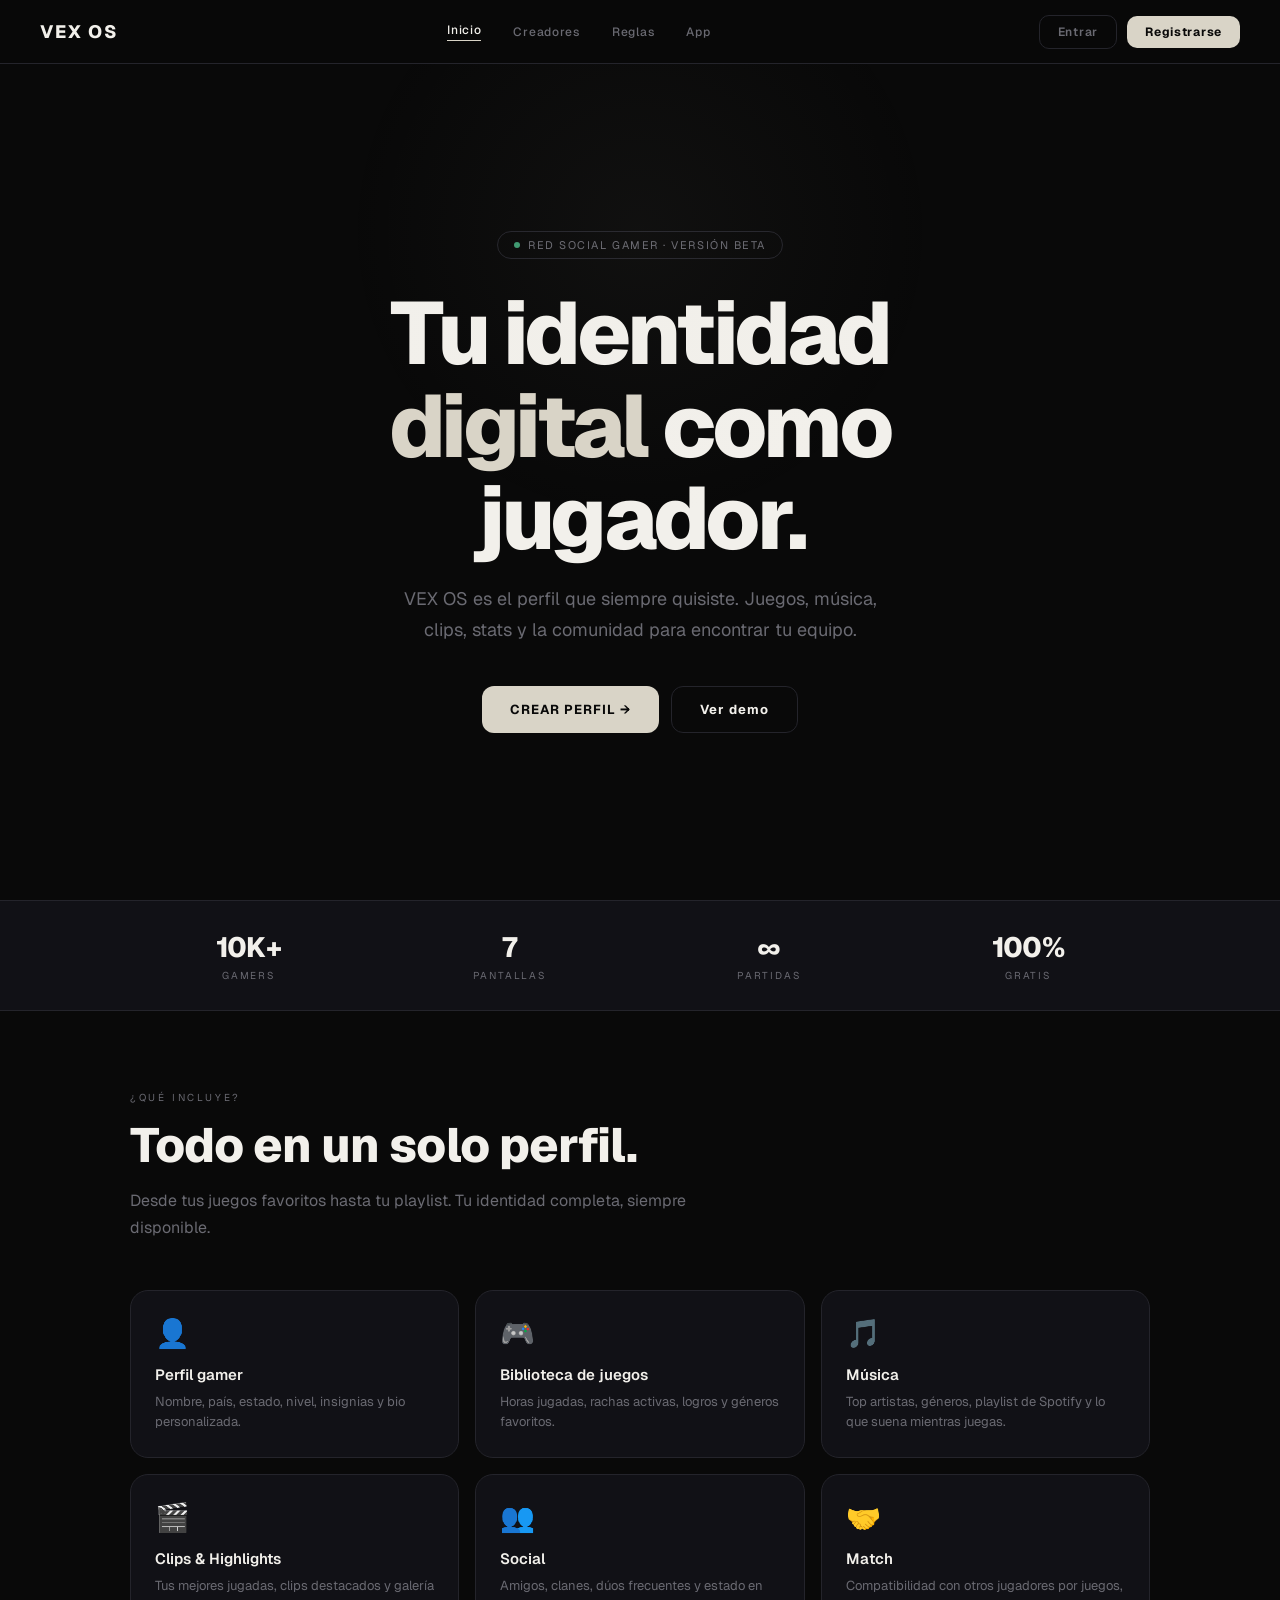
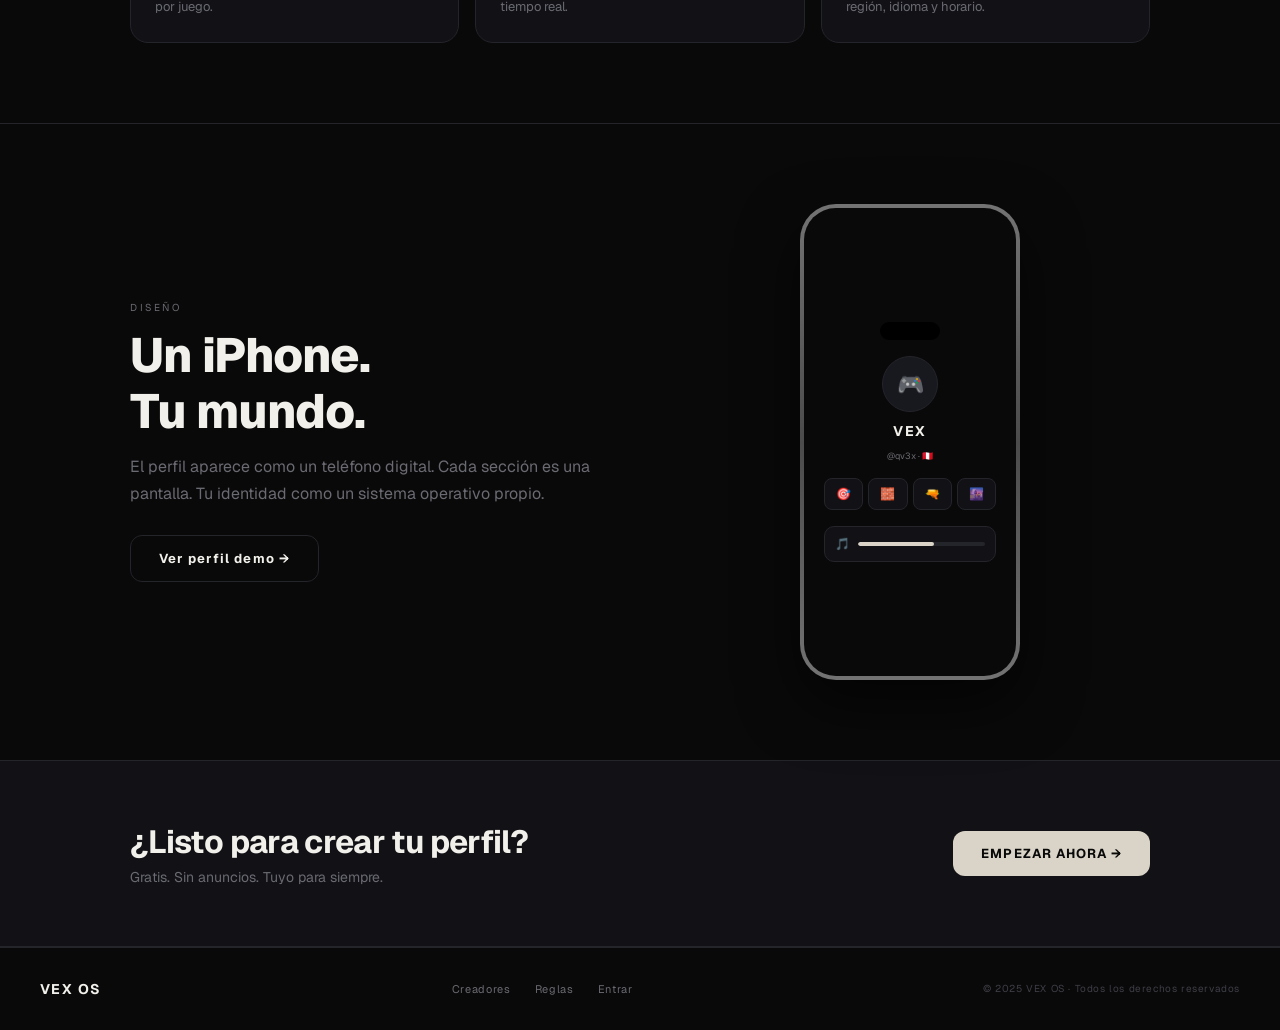
<file: APP V1 Prototipo/vex_app/index.html>
<!DOCTYPE html>
<html lang="es">
<head>
<meta charset="UTF-8">
<meta name="viewport" content="width=device-width, initial-scale=1.0">
<title>VEX OS · Red Social Gamer</title>
<link href="https://fonts.googleapis.com/css2?family=Geist:wght@300;400;500;600;700;800&display=swap" rel="stylesheet">
<link rel="stylesheet" href="css/shared.css">
<style>
/* ---- Hero ---- */
.hero{
  min-height:calc(100vh - 64px);
  display:flex;flex-direction:column;justify-content:center;align-items:center;
  text-align:center;padding:60px 24px;position:relative;
}
.hero::before{
  content:'';position:absolute;top:20%;left:50%;
  width:600px;height:600px;transform:translate(-50%,-50%);
  background:radial-gradient(circle, rgba(217,212,199,0.04) 0%, transparent 70%);
  pointer-events:none;
}
.hero-tag{
  display:inline-flex;align-items:center;gap:8px;
  padding:6px 16px;border:1px solid var(--line);border-radius:20px;
  font-size:11px;letter-spacing:.14em;color:var(--muted);
  text-transform:uppercase;margin-bottom:28px;
}
.hero-tag span{width:6px;height:6px;border-radius:50%;background:var(--green);display:inline-block;}
.hero h1{
  font-size:clamp(42px,8vw,88px);font-weight:800;
  letter-spacing:-.04em;line-height:1.05;
  color:var(--ink);margin-bottom:20px;
}
.hero h1 em{font-style:normal;color:var(--accent);}
.hero p{
  font-size:clamp(15px,2.5vw,18px);color:var(--muted);
  line-height:1.7;max-width:520px;margin-bottom:40px;
}
.hero-btns{display:flex;gap:12px;flex-wrap:wrap;justify-content:center;}

/* ---- Stats bar ---- */
.stats-bar{
  border-top:1px solid var(--line);border-bottom:1px solid var(--line);
  background:var(--s1);
}
.stats-inner{
  max-width:1100px;margin:0 auto;padding:28px 40px;
  display:flex;justify-content:space-around;align-items:center;
  flex-wrap:wrap;gap:20px;
}
.stat-item{text-align:center;}
.stat-n{font-size:28px;font-weight:800;color:var(--ink);letter-spacing:-.02em;}
.stat-l{font-size:10px;letter-spacing:.18em;text-transform:uppercase;color:var(--muted);margin-top:4px;}

/* ---- Features grid ---- */
.features-grid{
  display:grid;grid-template-columns:repeat(3,1fr);gap:16px;
  margin-top:48px;
}
@media(max-width:800px){.features-grid{grid-template-columns:1fr 1fr;}}
@media(max-width:500px){.features-grid{grid-template-columns:1fr;}}
.feat-card{
  background:var(--s1);border:1px solid var(--line);
  border-radius:18px;padding:24px;transition:.2s;
}
.feat-card:hover{border-color:var(--line2);transform:translateY(-2px);}
.feat-icon{font-size:28px;margin-bottom:14px;}
.feat-title{font-size:15px;font-weight:600;color:var(--ink);margin-bottom:8px;}
.feat-desc{font-size:13px;color:var(--muted);line-height:1.6;}

/* ---- iPhone preview ---- */
.preview-section{
  max-width:1100px;margin:0 auto;padding:80px 40px;
  display:grid;grid-template-columns:1fr 1fr;gap:60px;align-items:center;
}
@media(max-width:800px){.preview-section{grid-template-columns:1fr;text-align:center;}}
.preview-phone{
  width:220px;height:476px;
  background:linear-gradient(180deg,#737373,#4b4b4b,#737373);
  border-radius:36px;padding:4px;margin:0 auto;
  box-shadow:0 24px 60px rgba(0,0,0,.6);
}
.preview-screen{
  width:100%;height:100%;background:var(--bg);
  border-radius:32px;overflow:hidden;
  display:flex;flex-direction:column;align-items:center;
  justify-content:center;gap:10px;padding:20px;
}
.preview-av{width:56px;height:56px;border-radius:50%;background:var(--s2);border:1.5px solid var(--line);display:flex;align-items:center;justify-content:center;font-size:22px;}
.preview-name{font-size:14px;font-weight:700;letter-spacing:.1em;color:var(--ink);}
.preview-handle{font-size:9px;color:var(--muted);}
.preview-grid{display:grid;grid-template-columns:repeat(4,1fr);gap:5px;margin-top:6px;width:100%;}
.preview-tile{height:32px;background:var(--s1);border:1px solid var(--line);border-radius:8px;display:flex;align-items:center;justify-content:center;font-size:12px;}

/* ---- CTA banner ---- */
.cta-banner{
  background:var(--s1);border-top:1px solid var(--line);border-bottom:1px solid var(--line);
}
.cta-inner{
  max-width:1100px;margin:0 auto;padding:60px 40px;
  display:flex;justify-content:space-between;align-items:center;flex-wrap:wrap;gap:24px;
}
.cta-text h2{font-size:clamp(22px,4vw,32px);font-weight:700;letter-spacing:-.02em;color:var(--ink);}
.cta-text p{font-size:14px;color:var(--muted);margin-top:6px;}
</style>
</head>
<body>
<div class="ambient" id="ambient"></div>

<!-- NAVBAR -->
<nav class="navbar">
  <a href="index.html" class="nav-logo">VEX OS</a>
  <div class="nav-links">
    <a href="index.html" class="active">Inicio</a>
    <a href="creators.html">Creadores</a>
    <a href="rules.html">Reglas</a>
    <a href="app.html">App</a>
  </div>
  <div class="nav-cta">
    <a href="login.html" class="btn-nav-ghost">Entrar</a>
    <a href="login.html#register" class="btn-nav-solid">Registrarse</a>
  </div>
  <button class="nav-mobile-toggle" onclick="toggleMobileMenu()">
    <svg width="22" height="22" viewBox="0 0 24 24" fill="none" stroke="currentColor" stroke-width="2"><path d="M3 12h18M3 6h18M3 18h18"/></svg>
  </button>
</nav>

<div class="page">

  <!-- HERO -->
  <section class="hero">
    <div class="hero-tag"><span></span>Red social gamer · Versión beta</div>
    <h1>Tu identidad<br><em>digital</em> como<br>jugador.</h1>
    <p>VEX OS es el perfil que siempre quisiste. Juegos, música, clips, stats y la comunidad para encontrar tu equipo.</p>
    <div class="hero-btns">
      <a href="login.html#register" class="btn btn-primary">CREAR PERFIL →</a>
      <a href="app.html" class="btn btn-outline">Ver demo</a>
    </div>
  </section>

  <!-- STATS BAR -->
  <div class="stats-bar">
    <div class="stats-inner">
      <div class="stat-item"><div class="stat-n">10K+</div><div class="stat-l">Gamers</div></div>
      <div class="stat-item"><div class="stat-n">7</div><div class="stat-l">Pantallas</div></div>
      <div class="stat-item"><div class="stat-n">∞</div><div class="stat-l">Partidas</div></div>
      <div class="stat-item"><div class="stat-n">100%</div><div class="stat-l">Gratis</div></div>
    </div>
  </div>

  <!-- FEATURES -->
  <section class="section">
    <div class="section-label">¿Qué incluye?</div>
    <div class="section-title">Todo en un solo perfil.</div>
    <div class="section-sub">Desde tus juegos favoritos hasta tu playlist. Tu identidad completa, siempre disponible.</div>

    <div class="features-grid">
      <div class="feat-card"><div class="feat-icon">👤</div><div class="feat-title">Perfil gamer</div><div class="feat-desc">Nombre, país, estado, nivel, insignias y bio personalizada.</div></div>
      <div class="feat-card"><div class="feat-icon">🎮</div><div class="feat-title">Biblioteca de juegos</div><div class="feat-desc">Horas jugadas, rachas activas, logros y géneros favoritos.</div></div>
      <div class="feat-card"><div class="feat-icon">🎵</div><div class="feat-title">Música</div><div class="feat-desc">Top artistas, géneros, playlist de Spotify y lo que suena mientras juegas.</div></div>
      <div class="feat-card"><div class="feat-icon">🎬</div><div class="feat-title">Clips & Highlights</div><div class="feat-desc">Tus mejores jugadas, clips destacados y galería por juego.</div></div>
      <div class="feat-card"><div class="feat-icon">👥</div><div class="feat-title">Social</div><div class="feat-desc">Amigos, clanes, dúos frecuentes y estado en tiempo real.</div></div>
      <div class="feat-card"><div class="feat-icon">🤝</div><div class="feat-title">Match</div><div class="feat-desc">Compatibilidad con otros jugadores por juegos, región, idioma y horario.</div></div>
    </div>
  </section>

  <hr class="divider">

  <!-- PREVIEW -->
  <div class="preview-section">
    <div>
      <div class="section-label">Diseño</div>
      <div class="section-title">Un iPhone.<br>Tu mundo.</div>
      <div class="section-sub" style="margin-bottom:28px;">El perfil aparece como un teléfono digital. Cada sección es una pantalla. Tu identidad como un sistema operativo propio.</div>
      <a href="app.html" class="btn btn-outline">Ver perfil demo →</a>
    </div>
    <div>
      <div class="preview-phone">
        <div class="preview-screen">
          <div style="width:60px;height:18px;background:#000;border-radius:999px;margin-bottom:6px;"></div>
          <div class="preview-av">🎮</div>
          <div class="preview-name">VEX</div>
          <div class="preview-handle">@qv3x · 🇵🇪</div>
          <div class="preview-grid">
            <div class="preview-tile">🎯</div>
            <div class="preview-tile">🧱</div>
            <div class="preview-tile">🔫</div>
            <div class="preview-tile">🌆</div>
          </div>
          <div style="width:100%;height:36px;background:var(--s1);border:1px solid var(--line);border-radius:10px;margin-top:6px;display:flex;align-items:center;padding:0 10px;gap:8px;">
            <span style="font-size:12px;">🎵</span>
            <div style="flex:1;height:4px;background:var(--line);border-radius:2px;overflow:hidden;"><div style="width:60%;height:100%;background:var(--accent);border-radius:2px;"></div></div>
          </div>
        </div>
      </div>
    </div>
  </div>

  <!-- CTA BANNER -->
  <div class="cta-banner">
    <div class="cta-inner">
      <div class="cta-text">
        <h2>¿Listo para crear tu perfil?</h2>
        <p>Gratis. Sin anuncios. Tuyo para siempre.</p>
      </div>
      <a href="login.html#register" class="btn btn-primary">EMPEZAR AHORA →</a>
    </div>
  </div>

  <!-- FOOTER -->
  <footer class="footer">
    <div class="footer-logo">VEX OS</div>
    <div class="footer-links">
      <a href="creators.html">Creadores</a>
      <a href="rules.html">Reglas</a>
      <a href="login.html">Entrar</a>
    </div>
    <div class="footer-copy">© 2025 VEX OS · Todos los derechos reservados</div>
  </footer>

</div>

<script src="js/auth.js"></script>
<script>
spawnParticles();
// Si ya está logueado, cambiar botones
if(isLoggedIn()){
  document.querySelectorAll('a[href="login.html"]').forEach(a=>{
    a.textContent='Mi perfil'; a.href='app.html';
  });
}
function toggleMobileMenu(){
  const links=document.querySelector('.nav-links');
  if(!links) return;
  if(links.style.display==='flex'){
    links.style.display='';
  } else {
    links.style.cssText='display:flex;flex-direction:column;position:absolute;top:64px;left:0;right:0;background:var(--bg);border-bottom:1px solid var(--line);padding:20px 24px;gap:16px;z-index:99;';
  }
}
</script>
</body>
</html>
</file>
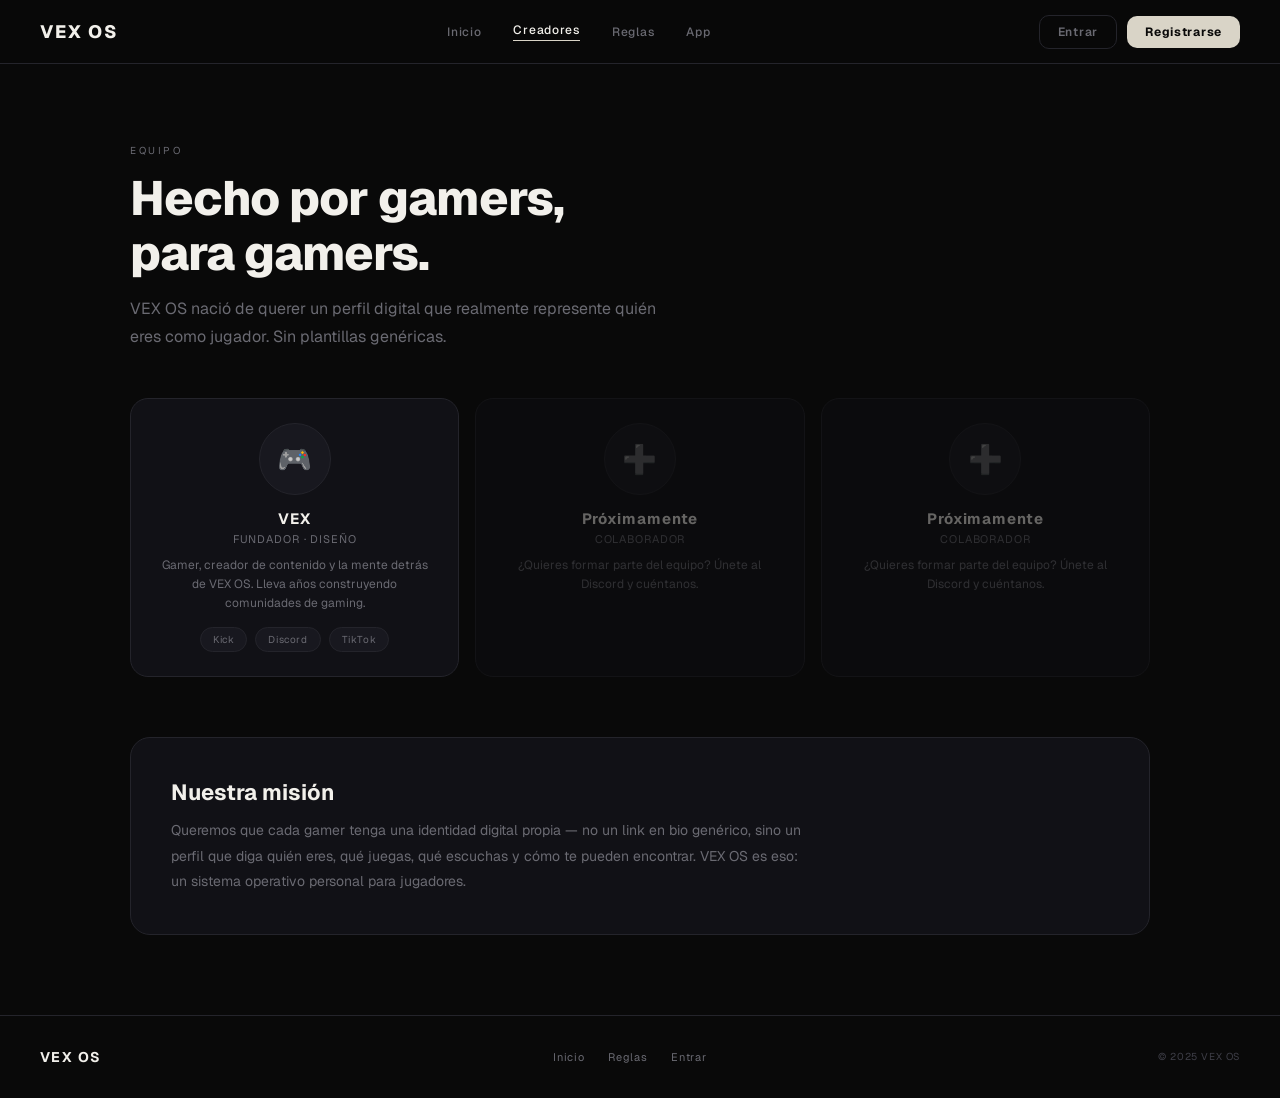
<file: APP V1 Prototipo/vex_app/creators.html>
<!DOCTYPE html>
<html lang="es">
<head>
<meta charset="UTF-8">
<meta name="viewport" content="width=device-width, initial-scale=1.0">
<title>VEX OS · Creadores</title>
<link href="https://fonts.googleapis.com/css2?family=Geist:wght@300;400;500;600;700;800&display=swap" rel="stylesheet">
<link rel="stylesheet" href="css/shared.css">
<style>
.creator-grid{display:grid;grid-template-columns:repeat(3,1fr);gap:16px;margin-top:48px;}
@media(max-width:700px){.creator-grid{grid-template-columns:1fr 1fr;}}
@media(max-width:440px){.creator-grid{grid-template-columns:1fr;}}
.creator-card{
  background:var(--s1);border:1px solid var(--line);
  border-radius:18px;padding:24px;text-align:center;
  transition:.2s;
}
.creator-card:hover{border-color:var(--line2);transform:translateY(-2px);}
.creator-av{
  width:72px;height:72px;border-radius:50%;
  background:var(--s2);border:1.5px solid var(--line);
  margin:0 auto 14px;display:flex;align-items:center;
  justify-content:center;font-size:28px;
}
.creator-name{font-size:15px;font-weight:700;color:var(--ink);letter-spacing:.06em;}
.creator-role{font-size:11px;color:var(--muted);margin-top:4px;letter-spacing:.08em;text-transform:uppercase;}
.creator-bio{font-size:12px;color:var(--muted);margin-top:10px;line-height:1.6;}
.creator-links{display:flex;justify-content:center;gap:8px;margin-top:14px;}
.creator-link{
  padding:5px 12px;border-radius:20px;
  background:var(--s2);border:1px solid var(--line);
  font-size:10px;color:var(--muted);text-decoration:none;
  transition:.2s;letter-spacing:.06em;
}
.creator-link:hover{border-color:var(--accent);color:var(--ink);}

.mission{
  background:var(--s1);border:1px solid var(--line);
  border-radius:20px;padding:40px;margin-top:60px;
}
.mission h3{font-size:22px;font-weight:700;color:var(--ink);margin-bottom:12px;}
.mission p{font-size:14px;color:var(--muted);line-height:1.8;max-width:640px;}
</style>
</head>
<body>
<div class="ambient" id="ambient"></div>

<nav class="navbar">
  <a href="index.html" class="nav-logo">VEX OS</a>
  <div class="nav-links">
    <a href="index.html">Inicio</a>
    <a href="creators.html" class="active">Creadores</a>
    <a href="rules.html">Reglas</a>
    <a href="app.html">App</a>
  </div>
  <div class="nav-cta">
    <a href="login.html" class="btn-nav-ghost" id="navLoginBtn">Entrar</a>
    <a href="login.html#register" class="btn-nav-solid" id="navRegBtn">Registrarse</a>
  </div>
</nav>

<div class="page">
<section class="section">
  <div class="section-label">Equipo</div>
  <div class="section-title">Hecho por gamers,<br>para gamers.</div>
  <div class="section-sub">VEX OS nació de querer un perfil digital que realmente represente quién eres como jugador. Sin plantillas genéricas.</div>

  <div class="creator-grid">
    <div class="creator-card">
      <div class="creator-av">🎮</div>
      <div class="creator-name">VEX</div>
      <div class="creator-role">Fundador · Diseño</div>
      <div class="creator-bio">Gamer, creador de contenido y la mente detrás de VEX OS. Lleva años construyendo comunidades de gaming.</div>
      <div class="creator-links">
        <a href="https://kick.com/qv3x" target="_blank" class="creator-link">Kick</a>
        <a href="https://discord.gg/yXXG7jmvq4" target="_blank" class="creator-link">Discord</a>
        <a href="https://www.tiktok.com/@vexi.p" target="_blank" class="creator-link">TikTok</a>
      </div>
    </div>
    <!-- Añade más creadores aquí según el equipo crezca -->
    <div class="creator-card" style="opacity:.4;pointer-events:none;">
      <div class="creator-av">➕</div>
      <div class="creator-name">Próximamente</div>
      <div class="creator-role">Colaborador</div>
      <div class="creator-bio">¿Quieres formar parte del equipo? Únete al Discord y cuéntanos.</div>
    </div>
    <div class="creator-card" style="opacity:.4;pointer-events:none;">
      <div class="creator-av">➕</div>
      <div class="creator-name">Próximamente</div>
      <div class="creator-role">Colaborador</div>
      <div class="creator-bio">¿Quieres formar parte del equipo? Únete al Discord y cuéntanos.</div>
    </div>
  </div>

  <div class="mission">
    <h3>Nuestra misión</h3>
    <p>Queremos que cada gamer tenga una identidad digital propia — no un link en bio genérico, sino un perfil que diga quién eres, qué juegas, qué escuchas y cómo te pueden encontrar. VEX OS es eso: un sistema operativo personal para jugadores.</p>
  </div>
</section>

<footer class="footer">
  <div class="footer-logo">VEX OS</div>
  <div class="footer-links">
    <a href="index.html">Inicio</a>
    <a href="rules.html">Reglas</a>
    <a href="login.html">Entrar</a>
  </div>
  <div class="footer-copy">© 2025 VEX OS</div>
</footer>
</div>

<script src="js/auth.js"></script>
<script>
spawnParticles();
if(isLoggedIn()){
  document.getElementById('navLoginBtn').textContent='Mi perfil';
  document.getElementById('navLoginBtn').href='app.html';
  document.getElementById('navRegBtn').style.display='none';
}
</script>
</body>
</html>
</file>
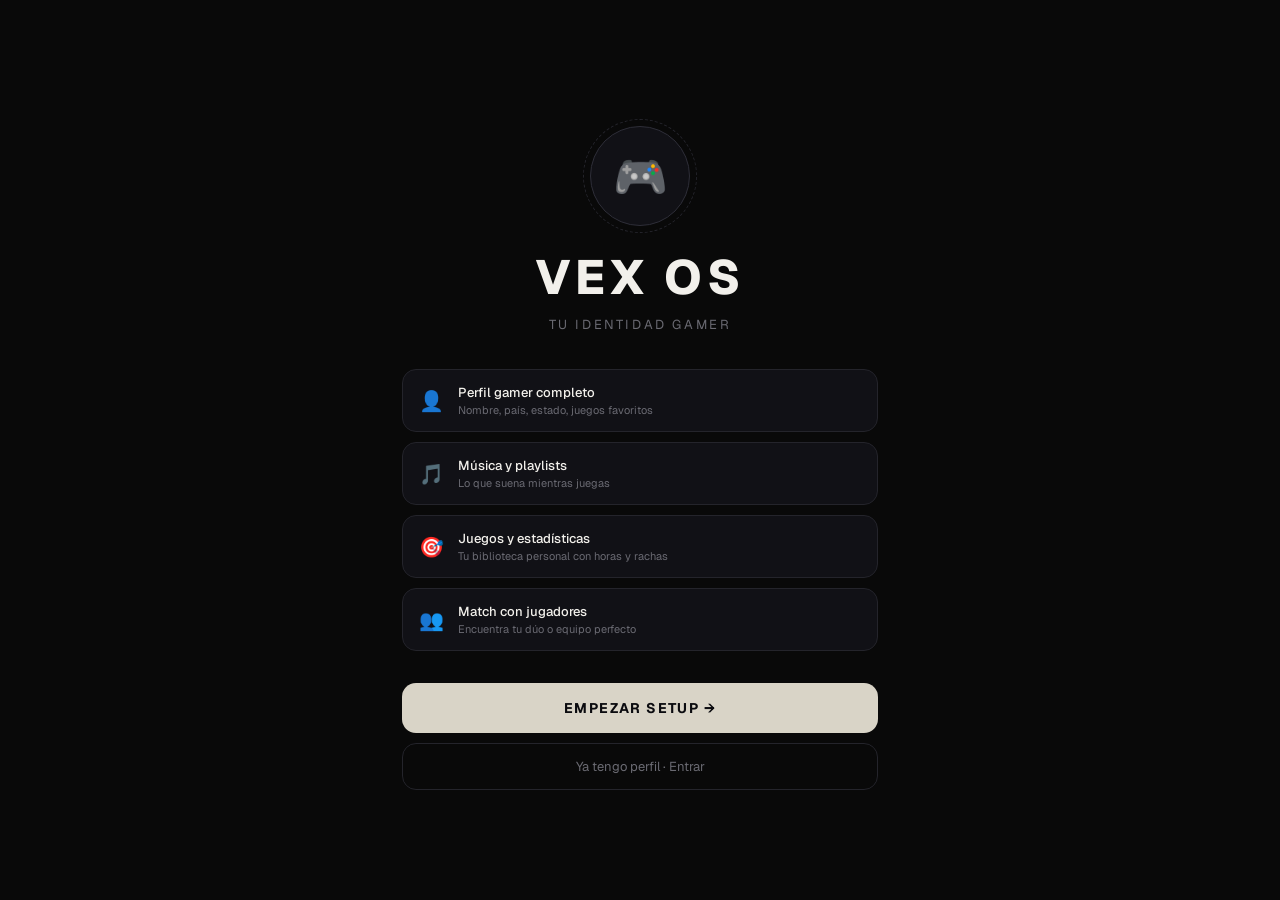
<file: APP V1 Prototipo/vex_app/setup.html>
<!DOCTYPE html>
<html lang="es">
<head>
<meta charset="UTF-8">
<meta name="viewport" content="width=device-width, initial-scale=1.0">
<title>VEX OS · Setup</title>
<link href="https://fonts.googleapis.com/css2?family=Geist:wght@300;400;500;600;700;800&display=swap" rel="stylesheet">
<style>
*{margin:0;padding:0;box-sizing:border-box;scrollbar-width:none;}
*::-webkit-scrollbar{display:none;}
:root{
  --bg:#090909;--s0:#0b0b0f;--s1:#111116;--s2:#18181f;
  --line:#24242b;--line2:#2e2e38;
  --ink:#F2F0EB;--muted:#6a6a72;--muted2:#3e3e47;
  --accent:#D9D4C7;--green:#3d9970;--yellow:#c8a84b;
}

body{
  background:var(--bg);
  min-height:100vh;width:100vw;
  font-family:'Geist',-apple-system,sans-serif;
  -webkit-font-smoothing:antialiased;
  overflow:hidden;color:var(--ink);
}

/* Fondo partículas */
.ambient{position:fixed;inset:0;z-index:0;overflow:hidden;pointer-events:none;}
.speck{position:absolute;bottom:-4px;width:1.5px;height:1.5px;border-radius:50%;
  background:rgba(242,240,235,0.15);animation:drift linear infinite;}
@keyframes drift{
  0%{transform:translateY(0) translateX(0);opacity:0;}
  10%{opacity:1;}90%{opacity:1;}
  100%{transform:translateY(-110vh) translateX(var(--dx,20px));opacity:0;}
}

/* Progress bar fija arriba */
.progress-wrap{
  position:fixed;top:0;left:0;right:0;z-index:50;
  display:none;gap:5px;padding:18px 32px 0;
  background:linear-gradient(to bottom, var(--bg) 50%, transparent);
  pointer-events:none;
}
.progress-wrap.visible{display:flex;}
.progress-seg{flex:1;height:3px;border-radius:2px;background:var(--line);overflow:hidden;}
.progress-seg .fill{height:100%;border-radius:2px;background:var(--accent);width:0%;transition:width .4s ease;}

/* Steps */
.step{
  position:fixed;inset:0;
  overflow-y:auto;
  opacity:0;pointer-events:none;
  transform:translateX(32px);
  transition:opacity .32s ease, transform .32s ease;
  z-index:1;
}
.step.active{opacity:1;pointer-events:all;transform:translateX(0);}
.step.out{opacity:0;transform:translateX(-32px);}

/* Content wrapper centrado */
.step-inner{
  min-height:100vh;
  max-width:540px;
  margin:0 auto;
  padding:64px 32px 48px;
  display:flex;flex-direction:column;
}

/* Labels y títulos */
.step-tag{font-size:10px;letter-spacing:.24em;text-transform:uppercase;color:var(--muted);margin-bottom:10px;}
.step-title{font-size:clamp(26px,5vw,36px);font-weight:800;color:var(--ink);letter-spacing:-.02em;line-height:1.15;margin-bottom:8px;}
.step-sub{font-size:14px;color:var(--muted);line-height:1.6;margin-bottom:28px;}

/* Inputs */
.field{margin-bottom:16px;}
.field label{display:block;font-size:9px;letter-spacing:.2em;text-transform:uppercase;color:var(--muted);margin-bottom:7px;}
.field input,.field textarea,.field select{
  width:100%;background:var(--s1);border:1px solid var(--line);
  border-radius:12px;padding:14px 16px;
  font-size:15px;color:var(--ink);font-family:'Geist',sans-serif;outline:none;
  transition:border-color .2s;
}
.field input:focus,.field textarea:focus,.field select:focus{border-color:var(--line2);}
.field textarea{resize:none;}
.field select{appearance:none;cursor:pointer;}
.field select option{background:var(--s1);}
.field-row{display:grid;grid-template-columns:1fr 1fr;gap:14px;}

/* Avatar upload */
.avatar-upload{
  width:110px;height:110px;border-radius:50%;
  background:var(--s1);border:1.5px dashed var(--line2);
  display:flex;flex-direction:column;align-items:center;justify-content:center;
  cursor:pointer;margin:0 auto 24px;position:relative;overflow:hidden;transition:.2s;
}
.avatar-upload:hover{border-color:var(--accent);}
.avatar-upload img{position:absolute;inset:0;width:100%;height:100%;object-fit:cover;display:none;border-radius:50%;}
.avatar-icon{font-size:32px;margin-bottom:4px;}
.avatar-lbl{font-size:9px;letter-spacing:.1em;text-transform:uppercase;color:var(--muted);}

/* Games grid */
.games-grid{display:grid;grid-template-columns:repeat(4,1fr);gap:8px;margin-bottom:18px;}
@media(max-width:380px){.games-grid{grid-template-columns:repeat(3,1fr);}}
.game-tile{
  background:var(--s1);border:1px solid var(--line);border-radius:14px;
  padding:12px 6px;display:flex;flex-direction:column;align-items:center;gap:5px;
  cursor:pointer;transition:.18s;
}
.game-tile:hover{border-color:var(--line2);}
.game-tile.sel{border-color:var(--accent);background:var(--s2);}
.gt-emoji{font-size:24px;}
.gt-name{font-size:10px;color:var(--muted);text-align:center;}
.gt-check{width:14px;height:14px;border-radius:50%;border:1px solid var(--line);
  display:flex;align-items:center;justify-content:center;font-size:8px;transition:.18s;}
.game-tile.sel .gt-check{background:var(--accent);border-color:var(--accent);color:var(--s0);}
.game-tile.sel .gt-name{color:var(--ink);}

/* Genre chips */
.chips{display:flex;flex-wrap:wrap;gap:8px;margin-bottom:20px;}
.chip{padding:8px 16px;border-radius:20px;background:var(--s1);border:1px solid var(--line);
  font-size:13px;color:var(--muted);cursor:pointer;transition:.18s;}
.chip:hover{border-color:var(--line2);}
.chip.sel{background:var(--s2);border-color:var(--accent);color:var(--ink);}

/* Platform grid */
.platform-grid{display:grid;grid-template-columns:repeat(3,1fr);gap:8px;margin-bottom:20px;}
.platform-tile{
  background:var(--s1);border:1px solid var(--line);border-radius:14px;
  padding:14px 10px;display:flex;flex-direction:column;align-items:center;gap:6px;
  cursor:pointer;transition:.18s;
}
.platform-tile:hover{border-color:var(--line2);}
.platform-tile.sel{border-color:var(--accent);background:var(--s2);}
.pt-icon{font-size:22px;}
.pt-name{font-size:11px;color:var(--muted);}
.platform-tile.sel .pt-name{color:var(--ink);}

/* Status tiles */
.status-tiles{display:flex;gap:8px;margin-bottom:20px;}
.status-tile{
  flex:1;background:var(--s1);border:1px solid var(--line);border-radius:14px;
  padding:14px 10px;display:flex;flex-direction:column;align-items:center;gap:8px;
  cursor:pointer;transition:.18s;
}
.status-tile:hover{border-color:var(--line2);}
.status-tile.sel{border-color:var(--accent);background:var(--s2);}
.sdot{width:10px;height:10px;border-radius:50%;}
.slbl{font-size:11px;color:var(--muted);}
.status-tile.sel .slbl{color:var(--ink);}

/* Buttons */
.btn-primary{
  width:100%;padding:16px;background:var(--accent);border:none;
  border-radius:14px;font-size:14px;font-weight:700;letter-spacing:.1em;
  color:var(--s0);font-family:'Geist',sans-serif;cursor:pointer;transition:.15s;
}
.btn-primary:hover{opacity:.9;}
.btn-primary:active{transform:scale(.98);}
.btn-secondary{
  width:100%;padding:14px;background:transparent;border:1px solid var(--line);
  border-radius:14px;font-size:13px;color:var(--muted);font-family:'Geist',sans-serif;
  cursor:pointer;margin-top:10px;transition:.2s;
}
.btn-secondary:hover{border-color:var(--line2);color:var(--ink);}
.btn-row{display:flex;gap:10px;margin-top:auto;padding-top:20px;}
.btn-back{
  width:48px;height:48px;flex-shrink:0;background:var(--s1);border:1px solid var(--line);
  border-radius:12px;display:flex;align-items:center;justify-content:center;cursor:pointer;transition:.2s;
}
.btn-back:hover{border-color:var(--line2);}
.btn-next{
  flex:1;padding:14px;background:var(--accent);border:none;border-radius:12px;
  font-size:14px;font-weight:700;letter-spacing:.08em;color:var(--s0);
  font-family:'Geist',sans-serif;cursor:pointer;transition:.15s;
}
.btn-next:hover{opacity:.9;}

/* Welcome */
.welcome-ring{
  width:100px;height:100px;border-radius:50%;
  border:1.5px solid var(--line2);background:var(--s1);
  margin:0 auto 20px;display:flex;align-items:center;justify-content:center;font-size:44px;
  position:relative;
}
.welcome-ring::after{
  content:'';position:absolute;inset:-8px;border-radius:50%;
  border:1px dashed var(--line);animation:rotR 10s linear infinite;
}
@keyframes rotR{to{transform:rotate(360deg);}}
.feature-list{display:flex;flex-direction:column;gap:10px;margin-bottom:32px;}
.feat-item{
  display:flex;align-items:center;gap:14px;
  background:var(--s1);border:1px solid var(--line);border-radius:14px;padding:14px 16px;
}
.feat-icon{font-size:20px;flex-shrink:0;}
.feat-title{font-size:13px;color:var(--ink);font-weight:500;}
.feat-sub{font-size:11px;color:var(--muted);margin-top:2px;}

/* Done */
.done-av{
  width:110px;height:110px;border-radius:50%;margin:0 auto 18px;
  background:var(--s1);border:2px solid var(--accent);
  display:flex;align-items:center;justify-content:center;
  font-size:44px;font-weight:700;overflow:hidden;position:relative;
}
.done-av img{position:absolute;inset:0;width:100%;height:100%;object-fit:cover;display:none;}
.done-tags{display:flex;flex-wrap:wrap;justify-content:center;gap:6px;margin-bottom:22px;}
.dtag{padding:5px 14px;border-radius:20px;background:var(--s1);border:1px solid var(--line);font-size:12px;color:var(--muted);}
.done-summary{background:var(--s1);border:1px solid var(--line);border-radius:16px;padding:4px 16px;margin-bottom:24px;}
.sum-row{display:flex;justify-content:space-between;align-items:center;padding:11px 0;border-bottom:1px solid var(--line);}
.sum-row:last-child{border-bottom:none;}
.sum-key{font-size:11px;color:var(--muted);}
.sum-val{font-size:12px;color:var(--ink);font-weight:500;text-align:right;max-width:58%;overflow:hidden;text-overflow:ellipsis;white-space:nowrap;}

/* Toast */
#toast{
  position:fixed;bottom:32px;left:50%;transform:translateX(-50%) translateY(10px);
  background:var(--s1);border:1px solid var(--line);border-radius:20px;
  padding:9px 18px;font-size:12px;color:var(--ink);white-space:nowrap;
  opacity:0;transition:.3s;pointer-events:none;z-index:100;
}
</style>
</head>
<body>
<div class="ambient" id="ambient"></div>

<!-- Progress bar -->
<div class="progress-wrap" id="progressWrap">
  <div class="progress-seg"><div class="fill" id="p1"></div></div>
  <div class="progress-seg"><div class="fill" id="p2"></div></div>
  <div class="progress-seg"><div class="fill" id="p3"></div></div>
  <div class="progress-seg"><div class="fill" id="p4"></div></div>
  <div class="progress-seg"><div class="fill" id="p5"></div></div>
  <div class="progress-seg"><div class="fill" id="p6"></div></div>
</div>

<!-- ======== STEP 0: BIENVENIDA ======== -->
<div class="step active" id="step-0">
  <div class="step-inner" style="justify-content:center;text-align:center;">
    <div class="welcome-ring">🎮</div>
    <div style="font-size:clamp(32px,7vw,48px);font-weight:800;letter-spacing:.1em;margin-bottom:8px;">VEX OS</div>
    <div style="font-size:13px;color:var(--muted);letter-spacing:.2em;text-transform:uppercase;margin-bottom:36px;">Tu identidad gamer</div>
    <div class="feature-list" style="text-align:left;">
      <div class="feat-item"><div class="feat-icon">👤</div><div><div class="feat-title">Perfil gamer completo</div><div class="feat-sub">Nombre, país, estado, juegos favoritos</div></div></div>
      <div class="feat-item"><div class="feat-icon">🎵</div><div><div class="feat-title">Música y playlists</div><div class="feat-sub">Lo que suena mientras juegas</div></div></div>
      <div class="feat-item"><div class="feat-icon">🎯</div><div><div class="feat-title">Juegos y estadísticas</div><div class="feat-sub">Tu biblioteca personal con horas y rachas</div></div></div>
      <div class="feat-item"><div class="feat-icon">👥</div><div><div class="feat-title">Match con jugadores</div><div class="feat-sub">Encuentra tu dúo o equipo perfecto</div></div></div>
    </div>
    <button class="btn-primary" onclick="goTo(1)">EMPEZAR SETUP →</button>
    <button class="btn-secondary" onclick="skipSetup()">Ya tengo perfil · Entrar</button>
  </div>
</div>

<!-- ======== STEP 1: IDENTIDAD ======== -->
<div class="step" id="step-1">
  <div class="step-inner">
    <div class="step-tag">Paso 1 de 6 · Identidad</div>
    <div class="step-title">¿Cómo te llaman?</div>
    <div class="step-sub">Elige tu nombre y foto. Esto es lo primero que verán otros jugadores.</div>

    <div class="avatar-upload" id="avatarUpload" onclick="document.getElementById('avatarFile').click()">
      <img id="avatarPreview"/>
      <div class="avatar-icon" id="avatarIcon">📷</div>
      <div class="avatar-lbl" id="avatarLbl">Foto de perfil</div>
    </div>
    <input type="file" id="avatarFile" accept="image/*" style="display:none"/>

    <div class="field"><label>Nombre / Tag</label><input type="text" id="inp-name" placeholder="Ej: VEX, Kirax, NightFox..." maxlength="20"/></div>
    <div class="field"><label>Username único</label><input type="text" id="inp-username" placeholder="@tu_username (sin espacios)" maxlength="20"/></div>
    <div class="field"><label>Bio (opcional)</label><textarea id="inp-bio" placeholder="Una frase que te defina..." maxlength="80" rows="2"></textarea></div>

    <div class="btn-row">
      <button class="btn-back" onclick="goTo(0)"><svg width="16" height="16" viewBox="0 0 24 24" fill="none" stroke="var(--muted)" stroke-width="2"><path d="M19 12H5M12 5l-7 7 7 7"/></svg></button>
      <button class="btn-next" onclick="validateStep1()">SIGUIENTE →</button>
    </div>
  </div>
</div>

<!-- ======== STEP 2: UBICACIÓN ======== -->
<div class="step" id="step-2">
  <div class="step-inner">
    <div class="step-tag">Paso 2 de 6 · Ubicación & Estado</div>
    <div class="step-title">¿Desde dónde juegas?</div>
    <div class="step-sub">Tu región conecta con jugadores cercanos con horario similar.</div>

    <div class="field-row">
      <div class="field">
        <label>País</label>
        <select id="inp-country">
          <option value="">País...</option>
          <option>🇵🇪 Perú</option><option>🇲🇽 México</option><option>🇦🇷 Argentina</option>
          <option>🇨🇴 Colombia</option><option>🇨🇱 Chile</option><option>🇺🇾 Uruguay</option>
          <option>🇻🇪 Venezuela</option><option>🇧🇷 Brasil</option><option>🇪🇸 España</option>
          <option>🇺🇸 USA</option><option>🌍 Otro</option>
        </select>
      </div>
      <div class="field">
        <label>Idioma</label>
        <select id="inp-lang">
          <option value="ES">🗣 Español</option>
          <option value="EN">🗣 English</option>
          <option value="PT">🗣 Português</option>
        </select>
      </div>
    </div>

    <div class="field">
      <label>Horario de juego</label>
      <select id="inp-schedule">
        <option value="Mañana">🌅 Mañana (6am – 12pm)</option>
        <option value="Tarde" selected>🌤 Tarde (12pm – 7pm)</option>
        <option value="Noche">🌙 Noche (7pm – 2am)</option>
        <option value="Madrugada">🦉 Madrugada (2am+)</option>
      </select>
    </div>

    <div class="field"><label>Estado actual</label></div>
    <div class="status-tiles">
      <div class="status-tile sel" data-s="online" onclick="selStatus(this)">
        <div class="sdot" style="background:#3d9970;box-shadow:0 0 6px rgba(61,153,112,.5);"></div>
        <div class="slbl">🎮 Jugando</div>
      </div>
      <div class="status-tile" data-s="away" onclick="selStatus(this)">
        <div class="sdot" style="background:#c8a84b;"></div>
        <div class="slbl">🟡 Ausente</div>
      </div>
      <div class="status-tile" data-s="offline" onclick="selStatus(this)">
        <div class="sdot" style="background:#3e3e47;"></div>
        <div class="slbl">⚫ Offline</div>
      </div>
    </div>

    <div class="btn-row">
      <button class="btn-back" onclick="goTo(1)"><svg width="16" height="16" viewBox="0 0 24 24" fill="none" stroke="var(--muted)" stroke-width="2"><path d="M19 12H5M12 5l-7 7 7 7"/></svg></button>
      <button class="btn-next" onclick="validateStep2()">SIGUIENTE →</button>
    </div>
  </div>
</div>

<!-- ======== STEP 3: PLATAFORMAS ======== -->
<div class="step" id="step-3">
  <div class="step-inner">
    <div class="step-tag">Paso 3 de 6 · Plataformas</div>
    <div class="step-title">¿En qué juegas?</div>
    <div class="step-sub">Selecciona todas las plataformas que usas.</div>

    <div class="platform-grid">
      <div class="platform-tile sel" data-p="PC" onclick="toggle(this)"><div class="pt-icon">🖥</div><div class="pt-name">PC</div></div>
      <div class="platform-tile" data-p="PS5" onclick="toggle(this)"><div class="pt-icon">🟣</div><div class="pt-name">PlayStation</div></div>
      <div class="platform-tile" data-p="Xbox" onclick="toggle(this)"><div class="pt-icon">🟩</div><div class="pt-name">Xbox</div></div>
      <div class="platform-tile" data-p="Nintendo" onclick="toggle(this)"><div class="pt-icon">🔴</div><div class="pt-name">Nintendo</div></div>
      <div class="platform-tile" data-p="Mobile" onclick="toggle(this)"><div class="pt-icon">📱</div><div class="pt-name">Mobile</div></div>
      <div class="platform-tile" data-p="VR" onclick="toggle(this)"><div class="pt-icon">🥽</div><div class="pt-name">VR</div></div>
    </div>

    <div class="field"><label>Género de juego favorito</label></div>
    <div class="chips">
      <div class="chip sel" onclick="this.classList.toggle('sel')">FPS</div>
      <div class="chip" onclick="this.classList.toggle('sel')">Battle Royale</div>
      <div class="chip" onclick="this.classList.toggle('sel')">RPG</div>
      <div class="chip" onclick="this.classList.toggle('sel')">Sandbox</div>
      <div class="chip" onclick="this.classList.toggle('sel')">Estrategia</div>
      <div class="chip" onclick="this.classList.toggle('sel')">Deportes</div>
      <div class="chip" onclick="this.classList.toggle('sel')">Aventura</div>
      <div class="chip" onclick="this.classList.toggle('sel')">Terror</div>
      <div class="chip" onclick="this.classList.toggle('sel')">MMORPG</div>
      <div class="chip" onclick="this.classList.toggle('sel')">Indie</div>
    </div>

    <div class="btn-row">
      <button class="btn-back" onclick="goTo(2)"><svg width="16" height="16" viewBox="0 0 24 24" fill="none" stroke="var(--muted)" stroke-width="2"><path d="M19 12H5M12 5l-7 7 7 7"/></svg></button>
      <button class="btn-next" onclick="goTo(4)">SIGUIENTE →</button>
    </div>
  </div>
</div>

<!-- ======== STEP 4: JUEGOS ======== -->
<div class="step" id="step-4">
  <div class="step-inner">
    <div class="step-tag">Paso 4 de 6 · Juegos favoritos</div>
    <div class="step-title">¿Qué juegas?</div>
    <div class="step-sub">Toca los que juegas. Puedes añadir más desde tu perfil después.</div>

    <div class="games-grid">
      <div class="game-tile" data-game="Valorant" onclick="this.classList.toggle('sel')"><div class="gt-emoji">🎯</div><div class="gt-name">Valorant</div><div class="gt-check">✓</div></div>
      <div class="game-tile" data-game="Roblox" onclick="this.classList.toggle('sel')"><div class="gt-emoji">🧱</div><div class="gt-name">Roblox</div><div class="gt-check">✓</div></div>
      <div class="game-tile" data-game="CS2" onclick="this.classList.toggle('sel')"><div class="gt-emoji">🔫</div><div class="gt-name">CS2</div><div class="gt-check">✓</div></div>
      <div class="game-tile" data-game="Fortnite" onclick="this.classList.toggle('sel')"><div class="gt-emoji">🏗</div><div class="gt-name">Fortnite</div><div class="gt-check">✓</div></div>
      <div class="game-tile" data-game="GTA V" onclick="this.classList.toggle('sel')"><div class="gt-emoji">🌆</div><div class="gt-name">GTA V</div><div class="gt-check">✓</div></div>
      <div class="game-tile" data-game="Minecraft" onclick="this.classList.toggle('sel')"><div class="gt-emoji">⛏</div><div class="gt-name">Minecraft</div><div class="gt-check">✓</div></div>
      <div class="game-tile" data-game="LoL" onclick="this.classList.toggle('sel')"><div class="gt-emoji">🏆</div><div class="gt-name">League</div><div class="gt-check">✓</div></div>
      <div class="game-tile" data-game="Elden Ring" onclick="this.classList.toggle('sel')"><div class="gt-emoji">⚔️</div><div class="gt-name">Elden Ring</div><div class="gt-check">✓</div></div>
      <div class="game-tile" data-game="Apex" onclick="this.classList.toggle('sel')"><div class="gt-emoji">🦅</div><div class="gt-name">Apex</div><div class="gt-check">✓</div></div>
      <div class="game-tile" data-game="Overwatch" onclick="this.classList.toggle('sel')"><div class="gt-emoji">🛡</div><div class="gt-name">Overwatch</div><div class="gt-check">✓</div></div>
      <div class="game-tile" data-game="Warzone" onclick="this.classList.toggle('sel')"><div class="gt-emoji">💣</div><div class="gt-name">Warzone</div><div class="gt-check">✓</div></div>
      <div class="game-tile" data-game="EA FC" onclick="this.classList.toggle('sel')"><div class="gt-emoji">⚽</div><div class="gt-name">EA FC</div><div class="gt-check">✓</div></div>
    </div>

    <div class="field"><label>¿No está tu juego? Escríbelo</label><input type="text" id="inp-customgame" placeholder="Nombre del juego..." maxlength="30"/></div>

    <div class="btn-row">
      <button class="btn-back" onclick="goTo(3)"><svg width="16" height="16" viewBox="0 0 24 24" fill="none" stroke="var(--muted)" stroke-width="2"><path d="M19 12H5M12 5l-7 7 7 7"/></svg></button>
      <button class="btn-next" onclick="goTo(5)">SIGUIENTE →</button>
    </div>
  </div>
</div>

<!-- ======== STEP 5: MÚSICA ======== -->
<div class="step" id="step-5">
  <div class="step-inner">
    <div class="step-tag">Paso 5 de 6 · Música</div>
    <div class="step-title">¿Qué suena mientras juegas?</div>
    <div class="step-sub">Conecta tu playlist o escribe tus artistas favoritos.</div>

    <div class="field"><label>Link Spotify / YouTube (playlist)</label><input type="url" id="inp-playlist" placeholder="https://open.spotify.com/..."/></div>

    <div class="field-row">
      <div class="field"><label>Artista #1</label><input type="text" id="inp-a1" placeholder="Ej: Bad Bunny" maxlength="30"/></div>
      <div class="field"><label>Artista #2</label><input type="text" id="inp-a2" placeholder="Ej: Feid" maxlength="30"/></div>
    </div>
    <div class="field-row">
      <div class="field"><label>Artista #3</label><input type="text" id="inp-a3" placeholder="Ej: The Weeknd" maxlength="30"/></div>
      <div class="field"><label>Canción favorita</label><input type="text" id="inp-song" placeholder="Título" maxlength="40"/></div>
    </div>

    <div class="field"><label>Géneros musicales</label></div>
    <div class="chips">
      <div class="chip" onclick="this.classList.toggle('sel')">Urbano</div>
      <div class="chip" onclick="this.classList.toggle('sel')">Trap</div>
      <div class="chip" onclick="this.classList.toggle('sel')">Hip-Hop</div>
      <div class="chip" onclick="this.classList.toggle('sel')">Electrónica</div>
      <div class="chip" onclick="this.classList.toggle('sel')">Lo-fi</div>
      <div class="chip" onclick="this.classList.toggle('sel')">Rock</div>
      <div class="chip" onclick="this.classList.toggle('sel')">Metal</div>
      <div class="chip" onclick="this.classList.toggle('sel')">Pop</div>
      <div class="chip" onclick="this.classList.toggle('sel')">Indie</div>
      <div class="chip" onclick="this.classList.toggle('sel')">K-Pop</div>
      <div class="chip" onclick="this.classList.toggle('sel')">Anime OST</div>
    </div>

    <div class="btn-row">
      <button class="btn-back" onclick="goTo(4)"><svg width="16" height="16" viewBox="0 0 24 24" fill="none" stroke="var(--muted)" stroke-width="2"><path d="M19 12H5M12 5l-7 7 7 7"/></svg></button>
      <button class="btn-next" onclick="goTo(6)">SIGUIENTE →</button>
    </div>
  </div>
</div>

<!-- ======== STEP 6: REDES ======== -->
<div class="step" id="step-6">
  <div class="step-inner">
    <div class="step-tag">Paso 6 de 6 · Redes sociales</div>
    <div class="step-title">¿Dónde te encuentran?</div>
    <div class="step-sub">Todo opcional. Conecta las que quieras mostrar en tu perfil.</div>

    <div class="field-row">
      <div class="field"><label>Discord</label><input type="text" id="inp-discord" placeholder="discord.gg/..." maxlength="60"/></div>
      <div class="field"><label>YouTube</label><input type="text" id="inp-youtube" placeholder="@tucanal" maxlength="60"/></div>
    </div>
    <div class="field-row">
      <div class="field"><label>Kick</label><input type="text" id="inp-kick" placeholder="kick.com/..." maxlength="60"/></div>
      <div class="field"><label>TikTok</label><input type="text" id="inp-tiktok" placeholder="@usuario" maxlength="40"/></div>
    </div>
    <div class="field-row">
      <div class="field"><label>Roblox</label><input type="text" id="inp-roblox" placeholder="roblox.com/..." maxlength="60"/></div>
      <div class="field"><label>Steam</label><input type="text" id="inp-steam" placeholder="steamcommunity.com/..." maxlength="80"/></div>
    </div>
    <div class="field"><label>Spotify (perfil o playlist)</label><input type="url" id="inp-spotify" placeholder="open.spotify.com/user/..."/></div>

    <div class="btn-row">
      <button class="btn-back" onclick="goTo(5)"><svg width="16" height="16" viewBox="0 0 24 24" fill="none" stroke="var(--muted)" stroke-width="2"><path d="M19 12H5M12 5l-7 7 7 7"/></svg></button>
      <button class="btn-next" onclick="finishSetup()">FINALIZAR →</button>
    </div>
  </div>
</div>

<!-- ======== STEP 7: DONE ======== -->
<div class="step" id="step-7">
  <div class="step-inner" style="align-items:center;text-align:center;">
    <div style="font-size:10px;letter-spacing:.24em;text-transform:uppercase;color:var(--muted);margin-bottom:24px;">Setup completo</div>
    <div class="done-av" id="doneAv"><img id="doneAvImg"/><span id="doneAvLetter">?</span></div>
    <div style="font-size:28px;font-weight:800;letter-spacing:.06em;" id="doneName">—</div>
    <div style="font-size:13px;color:var(--muted);margin-top:4px;margin-bottom:20px;" id="doneHandle">@— · —</div>
    <div class="done-tags" id="doneTags"></div>
    <div class="done-summary" id="doneSummary" style="width:100%;text-align:left;"></div>
    <button class="btn-primary" onclick="enterApp()">ENTRAR A VEX OS →</button>
    <button class="btn-secondary" onclick="goTo(1)">Editar perfil</button>
  </div>
</div>

<div id="toast"></div>

<script>
/* Particles */
(()=>{
  const amb=document.getElementById('ambient');
  for(let i=0;i<20;i++){
    const s=document.createElement('div');s.className='speck';
    s.style.left=Math.random()*100+'vw';
    s.style.setProperty('--dx',(Math.random()*60-30)+'px');
    s.style.animationDuration=(12+Math.random()*14)+'s';
    s.style.animationDelay=(Math.random()*16)+'s';
    amb.appendChild(s);
  }
})();

/* Navigation */
let cur=0;
function goTo(n){
  const c=document.getElementById('step-'+cur);
  const nx=document.getElementById('step-'+n);
  c.classList.remove('active');c.classList.add('out');
  setTimeout(()=>c.classList.remove('out'),350);
  nx.classList.add('active');cur=n;
  // progress
  const pw=document.getElementById('progressWrap');
  pw.className='progress-wrap'+(n>=1&&n<=6?' visible':'');
  for(let i=1;i<=6;i++) document.getElementById('p'+i).style.width=i<=n?'100%':'0%';
  nx.scrollTop=0;
}

/* Toast */
function toast(msg){
  const el=document.getElementById('toast');
  el.textContent=msg;el.style.opacity='1';el.style.transform='translateX(-50%) translateY(0)';
  setTimeout(()=>{el.style.opacity='0';el.style.transform='translateX(-50%) translateY(10px)';},2200);
}

/* Avatar */
document.getElementById('avatarFile').addEventListener('change',function(){
  const file=this.files[0];if(!file)return;
  const r=new FileReader();
  r.onload=e=>{
    const u=e.target.result;
    const img=document.getElementById('avatarPreview');
    img.src=u;img.style.display='block';
    document.getElementById('avatarIcon').style.display='none';
    document.getElementById('avatarLbl').style.display='none';
    document.getElementById('doneAvImg').src=u;
    document.getElementById('doneAvImg').style.display='block';
    document.getElementById('doneAvLetter').style.display='none';
    localStorage.setItem('vex_onboard_avatar',u);
  };
  r.readAsDataURL(file);
});

/* Status selector */
function selStatus(el){
  document.querySelectorAll('.status-tile').forEach(t=>t.classList.remove('sel'));
  el.classList.add('sel');
}
/* Platform/tile toggle */
function toggle(el){el.classList.toggle('sel');}

/* Validation */
function validateStep1(){
  if(!document.getElementById('inp-name').value.trim()){toast('Escribe tu nombre');return;}
  if(!document.getElementById('inp-username').value.trim()){toast('Escribe tu username');return;}
  goTo(2);
}
function validateStep2(){
  if(!document.getElementById('inp-country').value){toast('Selecciona tu país');return;}
  goTo(3);
}

/* Collect & save */
function finishSetup(){
  const name=document.getElementById('inp-name').value.trim();
  const username=document.getElementById('inp-username').value.trim().replace(/^@/,'');
  const games=[...document.querySelectorAll('.game-tile.sel')].map(t=>t.dataset.game);
  const custom=document.getElementById('inp-customgame').value.trim();
  if(custom&&!games.includes(custom)) games.push(custom);
  const platforms=[...document.querySelectorAll('.platform-tile.sel')].map(t=>t.dataset.p);
  const gameGenres=[...document.querySelectorAll('#step-3 .chip.sel')].map(c=>c.textContent);
  const musicGenres=[...document.querySelectorAll('#step-5 .chip.sel')].map(c=>c.textContent);
  const statusEl=document.querySelector('.status-tile.sel');
  const artists=[
    document.getElementById('inp-a1').value.trim(),
    document.getElementById('inp-a2').value.trim(),
    document.getElementById('inp-a3').value.trim()
  ].filter(Boolean);

  const profile={
    name, username,
    bio: document.getElementById('inp-bio').value.trim(),
    country: document.getElementById('inp-country').value,
    lang: document.getElementById('inp-lang').value,
    schedule: document.getElementById('inp-schedule').value,
    status: statusEl?statusEl.dataset.s:'online',
    avatar: localStorage.getItem('vex_onboard_avatar')||'',
    platforms, gameGenres,
    games: games.map(g=>({name:g,emoji:'🎮',genre:'',hours:''})),
    music: artists.map(a=>({title:a,artist:'',genre:musicGenres[0]||'',url:''})),
    musicGenres,
    playlist: document.getElementById('inp-playlist').value.trim(),
    favSong: document.getElementById('inp-song').value.trim(),
    socials:{
      discord: document.getElementById('inp-discord').value.trim(),
      youtube: document.getElementById('inp-youtube').value.trim(),
      kick:    document.getElementById('inp-kick').value.trim(),
      tiktok:  document.getElementById('inp-tiktok').value.trim(),
      roblox:  document.getElementById('inp-roblox').value.trim(),
      steam:   document.getElementById('inp-steam').value.trim(),
      spotify: document.getElementById('inp-spotify').value.trim()
    },
    setupDone: true
  };
  localStorage.setItem('vex_profile',JSON.stringify(profile));

  // Populate done screen
  document.getElementById('doneName').textContent=name;
  document.getElementById('doneHandle').textContent='@'+username+' · '+profile.country;
  document.getElementById('doneAvLetter').textContent=(name[0]||'?').toUpperCase();

  const tagsEl=document.getElementById('doneTags');
  tagsEl.innerHTML=[profile.country,profile.schedule,profile.lang,...platforms.slice(0,3)]
    .filter(Boolean).map(t=>`<div class="dtag">${t}</div>`).join('');

  const sumEl=document.getElementById('doneSummary');
  sumEl.innerHTML=[
    ['Juegos',games.slice(0,3).join(', ')||'—'],
    ['Artistas',artists.slice(0,2).join(', ')||'—'],
    ['Géneros',gameGenres.slice(0,3).join(', ')||'—'],
    ['Música',musicGenres.slice(0,2).join(', ')||'—'],
    ['Playlist',profile.playlist?'✓ Añadida':'—']
  ].map(([k,v])=>`<div class="sum-row"><span class="sum-key">${k}</span><span class="sum-val">${v}</span></div>`).join('');

  goTo(7);
}

function enterApp(){window.location.href='app.html';}
function skipSetup(){
  if(localStorage.getItem('vex_profile')) window.location.href='app.html';
  else toast('Completa el setup primero');
}
(()=>{
  const p=localStorage.getItem('vex_profile');
  if(p&&JSON.parse(p).setupDone){
    const b=document.querySelector('#step-0 .btn-secondary');
    if(b) b.textContent='Continuar con perfil guardado →';
  }
})();
</script>
</body>
</html>
</file>
<file: APP V1 Prototipo/vex_app/css/shared.css>
/* ============================================================
   VEX OS — shared.css
   Estilos compartidos para páginas fuera del iPhone
============================================================ */
*{margin:0;padding:0;box-sizing:border-box;scrollbar-width:none;}
*::-webkit-scrollbar{display:none;}

:root{
  --bg:#090909;
  --s1:#111116;
  --s2:#18181f;
  --line:#24242b;
  --line2:#2e2e38;
  --ink:#F2F0EB;
  --muted:#6a6a72;
  --muted2:#3e3e47;
  --accent:#D9D4C7;
  --green:#3d9970;
  --yellow:#c8a84b;
  --red:#c0392b;
  --nav-h:64px;
}

body{
  background:var(--bg);
  color:var(--ink);
  font-family:'Geist',-apple-system,sans-serif;
  -webkit-font-smoothing:antialiased;
  min-height:100vh;
}

/* ---- Partículas ---- */
.ambient{position:fixed;inset:0;z-index:0;overflow:hidden;pointer-events:none;}
.speck{
  position:absolute;bottom:-4px;width:1.5px;height:1.5px;border-radius:50%;
  background:rgba(242,240,235,0.15);animation:drift linear infinite;
}
@keyframes drift{
  0%{transform:translateY(0) translateX(0);opacity:0;}
  10%{opacity:1;}90%{opacity:1;}
  100%{transform:translateY(-110vh) translateX(var(--dx,20px));opacity:0;}
}

/* ============================================================
   NAVBAR
============================================================ */
.navbar{
  position:fixed;top:0;left:0;right:0;height:var(--nav-h);
  background:rgba(9,9,9,.85);
  backdrop-filter:blur(12px);
  border-bottom:1px solid var(--line);
  display:flex;align-items:center;justify-content:space-between;
  padding:0 40px;z-index:100;
}
.nav-logo{
  font-size:18px;font-weight:800;letter-spacing:.1em;
  color:var(--ink);text-decoration:none;
}
.nav-links{
  display:flex;align-items:center;gap:32px;
}
.nav-links a{
  font-size:12px;font-weight:500;letter-spacing:.06em;
  color:var(--muted);text-decoration:none;transition:.2s;
}
.nav-links a:hover{color:var(--ink);}
.nav-links a.active{color:var(--ink);border-bottom:1px solid var(--accent);padding-bottom:2px;}
.nav-cta{
  display:flex;align-items:center;gap:10px;
}
.btn-nav-ghost{
  padding:8px 18px;border:1px solid var(--line);border-radius:10px;
  font-size:12px;font-weight:600;color:var(--muted);
  text-decoration:none;transition:.2s;letter-spacing:.06em;
  background:transparent;cursor:pointer;font-family:'Geist',sans-serif;
}
.btn-nav-ghost:hover{border-color:var(--line2);color:var(--ink);}
.btn-nav-solid{
  padding:8px 18px;background:var(--accent);border:none;border-radius:10px;
  font-size:12px;font-weight:700;color:var(--bg);
  text-decoration:none;transition:.15s;letter-spacing:.06em;
  cursor:pointer;font-family:'Geist',sans-serif;
}
.btn-nav-solid:hover{opacity:.9;}

/* Mobile nav toggle */
.nav-mobile-toggle{
  display:none;background:none;border:none;cursor:pointer;
  color:var(--muted);padding:4px;
}
@media(max-width:700px){
  .navbar{padding:0 20px;}
  .nav-links{display:none;}
  .nav-mobile-toggle{display:block;}
}

/* ============================================================
   PAGE WRAPPER
============================================================ */
.page{
  padding-top:var(--nav-h);
  min-height:100vh;
  position:relative;z-index:1;
}

/* ============================================================
   COMMON SECTIONS
============================================================ */
.section{
  max-width:1100px;
  margin:0 auto;
  padding:80px 40px;
}
@media(max-width:700px){.section{padding:60px 20px;}}

.section-label{
  font-size:10px;letter-spacing:.26em;text-transform:uppercase;
  color:var(--muted);margin-bottom:14px;
}
.section-title{
  font-size:clamp(28px,5vw,48px);font-weight:800;
  letter-spacing:-.02em;line-height:1.15;color:var(--ink);
  margin-bottom:14px;
}
.section-sub{
  font-size:16px;color:var(--muted);line-height:1.7;
  max-width:560px;
}

/* Divider */
.divider{border:none;border-top:1px solid var(--line);margin:0;}

/* Cards */
.card{
  background:var(--s1);border:1px solid var(--line);
  border-radius:16px;padding:24px;
}
.card:hover{border-color:var(--line2);}

/* ============================================================
   BUTTONS (full-page)
============================================================ */
.btn{
  display:inline-flex;align-items:center;gap:8px;
  padding:14px 28px;border-radius:12px;
  font-size:13px;font-weight:700;letter-spacing:.08em;
  font-family:'Geist',sans-serif;cursor:pointer;
  text-decoration:none;transition:.15s;border:none;
}
.btn-primary{background:var(--accent);color:var(--bg);}
.btn-primary:hover{opacity:.9;}
.btn-outline{background:transparent;border:1px solid var(--line);color:var(--ink);}
.btn-outline:hover{border-color:var(--line2);}

/* ============================================================
   FOOTER
============================================================ */
.footer{
  border-top:1px solid var(--line);
  padding:32px 40px;
  display:flex;justify-content:space-between;align-items:center;
  flex-wrap:wrap;gap:16px;
  position:relative;z-index:1;
}
.footer-logo{font-size:14px;font-weight:700;letter-spacing:.1em;color:var(--ink);}
.footer-links{display:flex;gap:24px;}
.footer-links a{font-size:11px;color:var(--muted);text-decoration:none;letter-spacing:.06em;transition:.2s;}
.footer-links a:hover{color:var(--ink);}
.footer-copy{font-size:10px;color:var(--muted2);letter-spacing:.06em;}
@media(max-width:600px){.footer{padding:24px 20px;flex-direction:column;text-align:center;}}

/* ============================================================
   FORM INPUTS (login, etc)
============================================================ */
.form-card{
  background:var(--s1);border:1px solid var(--line);
  border-radius:20px;padding:32px;width:100%;max-width:420px;
}
.form-field{margin-bottom:16px;}
.form-field label{
  display:block;font-size:9px;letter-spacing:.2em;
  text-transform:uppercase;color:var(--muted);margin-bottom:7px;
}
.form-field input,.form-field select{
  width:100%;background:var(--s2);border:1px solid var(--line);
  border-radius:10px;padding:13px 16px;
  font-size:14px;color:var(--ink);font-family:'Geist',sans-serif;
  outline:none;transition:border-color .2s;
}
.form-field input:focus,.form-field select:focus{border-color:var(--line2);}
.form-tabs{
  display:flex;background:var(--s2);border:1px solid var(--line);
  border-radius:12px;padding:4px;margin-bottom:24px;gap:4px;
}
.form-tab{
  flex:1;padding:9px;border:none;background:transparent;
  font-family:'Geist',sans-serif;font-size:11px;font-weight:600;
  letter-spacing:.08em;color:var(--muted);cursor:pointer;
  border-radius:9px;transition:.2s;
}
.form-tab.active{background:var(--s1);color:var(--ink);border:1px solid var(--line);}
.form-error{
  font-size:11px;color:var(--red);display:none;
  padding:8px 12px;background:rgba(192,57,43,.08);
  border:1px solid rgba(192,57,43,.25);border-radius:8px;margin-bottom:12px;
}
.form-error.show{display:block;}
.form-note{
  font-size:10px;color:var(--muted);line-height:1.6;
  margin-top:16px;padding:12px;background:var(--s2);
  border:1px solid var(--line);border-radius:10px;
}
.form-note b{color:var(--muted2);}
</file>
